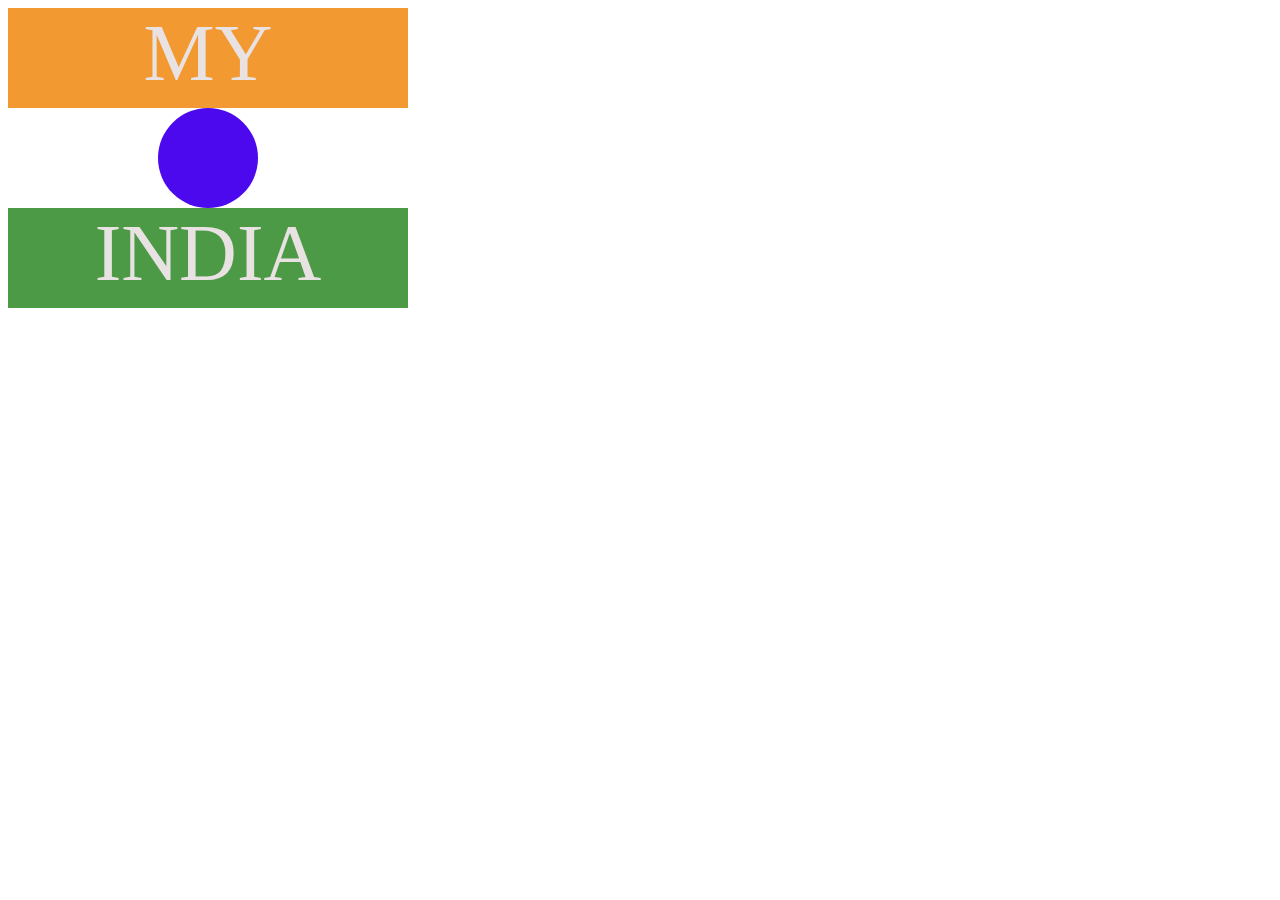
<file: 3-Flag Project/index.html>
<!DOCTYPE html>
<html lang="en">

<head>
    <meta charset="UTF-8">
    <meta name="viewport" content="width=device-width, initial-scale=1.0">
    <title>like india flag</title>
    <style>
        #white {
            height: 300px;
            width: 400px;
            background-color: rgb(255, 255, 255);
            position: absolute;
        }
        
        #orange {
            height: 100px;
            width: 400px;
            background-color: rgba(239, 130, 4, 0.816);
        }
        
        #green {
            height: 100px;
            width: 400px;
            background-color: rgba(36, 131, 28, 0.816);
            position: relative;
            top: 100px;
        }
        
        #circle {
            height: 100px;
            width: 100px;
            background-color: rgb(77, 9, 237);
            border-radius: 50px;
            position: absolute;
            left: 150px;
            top: 100px;
        }
        
        p {
            font-size: 5rem;
            color: rgb(233, 226, 226);
            text-align: center;
            padding: 0;
            margin: 0;
        }
    </style>
</head>

<body>
    <div id="white">

        <div id="orange">
            <p>MY</p>

        </div>

        <div id="circle">

        </div>
        <div id="green">
            <P>INDIA</P>
        </div>
    </div>
</body>

</html>
</file>
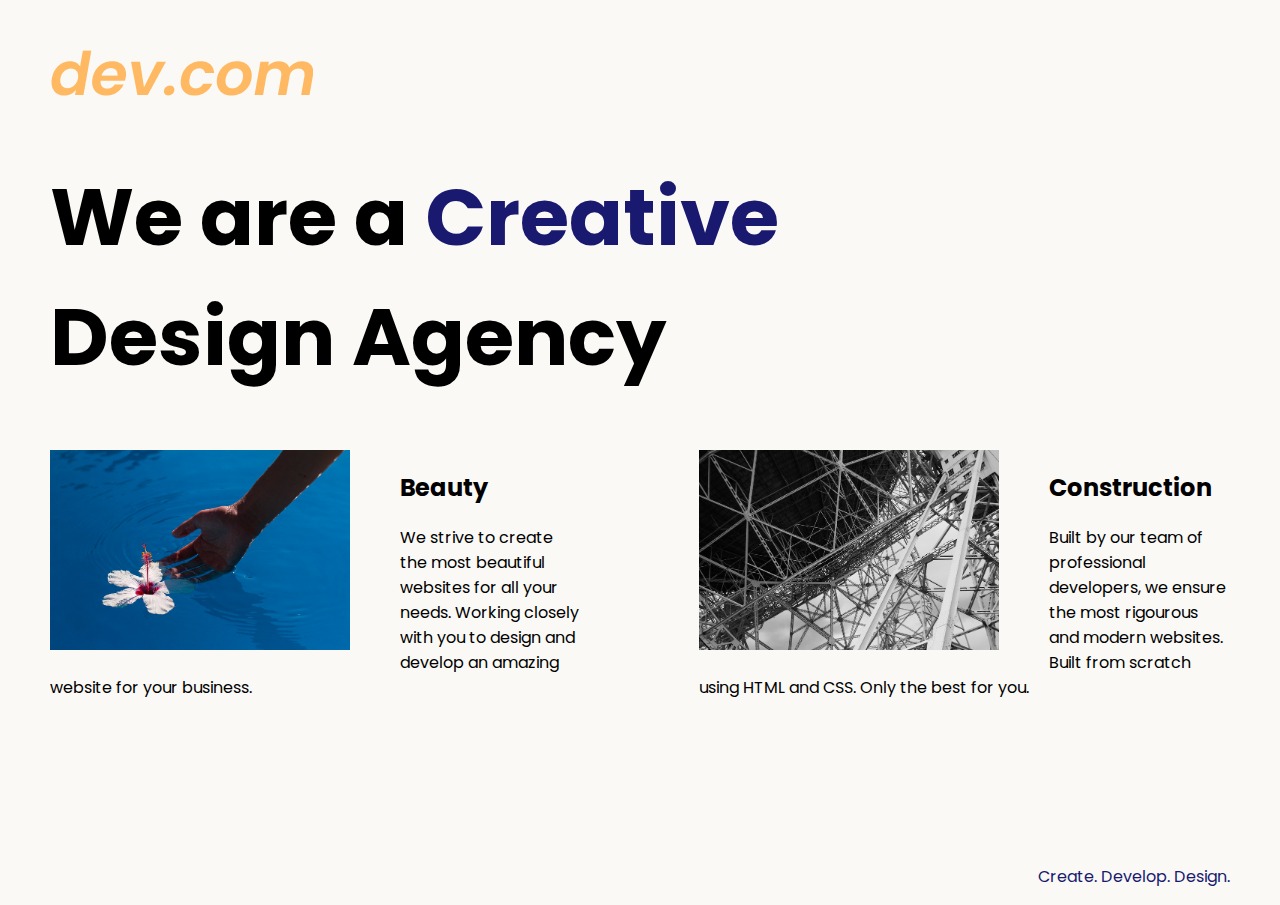
<file: 4-Web Design Agency Project/index.html>
<!DOCTYPE html>
<html lang="en">

<head>
  <meta charset="UTF-8">
  <meta name="viewport" content="width=device-width, initial-scale=1.0">
  <title>Agency</title>
  <link rel="stylesheet" href="./solution.css">
  <link rel="preconnect" href="https://fonts.googleapis.com">
  <link rel="preconnect" href="https://fonts.gstatic.com" crossorigin>
  <link href="https://fonts.googleapis.com/css2?family=Poppins:wght@400;700&display=swap" rel="stylesheet">
</head>

<body>
  <div class="main">
    <img class="logo" src="./assets/images/logo.png" alt="logo">
    <h1>We are a <span class="creative">Creative</span> <br />Design Agency</h1>
    <div class="left card"><img class="tile-image" src="./assets/images/beautiful.jpg" alt="hand and flower in water">
      <h2 class="card-title">Beauty</h2>
      <p class="card-text">We strive to create the most beautiful websites for all your needs. Working closely with you
        to
        design and
        develop an amazing website for your business.</p>
    </div>

    <div class="right card"><img class="tile-image" src="./assets/images/construction.jpg" alt="metal structure">
      <h2 class="card-title">Construction</h2>
      <p>Built by our team of professional developers, we ensure the most rigourous and modern websites. Built from
        scratch using HTML and CSS. Only the best for you.</p>
    </div>

  </div>
  <footer>
    <p>Create. Develop. Design.</p>
  </footer>
</body>

</html>
</file>
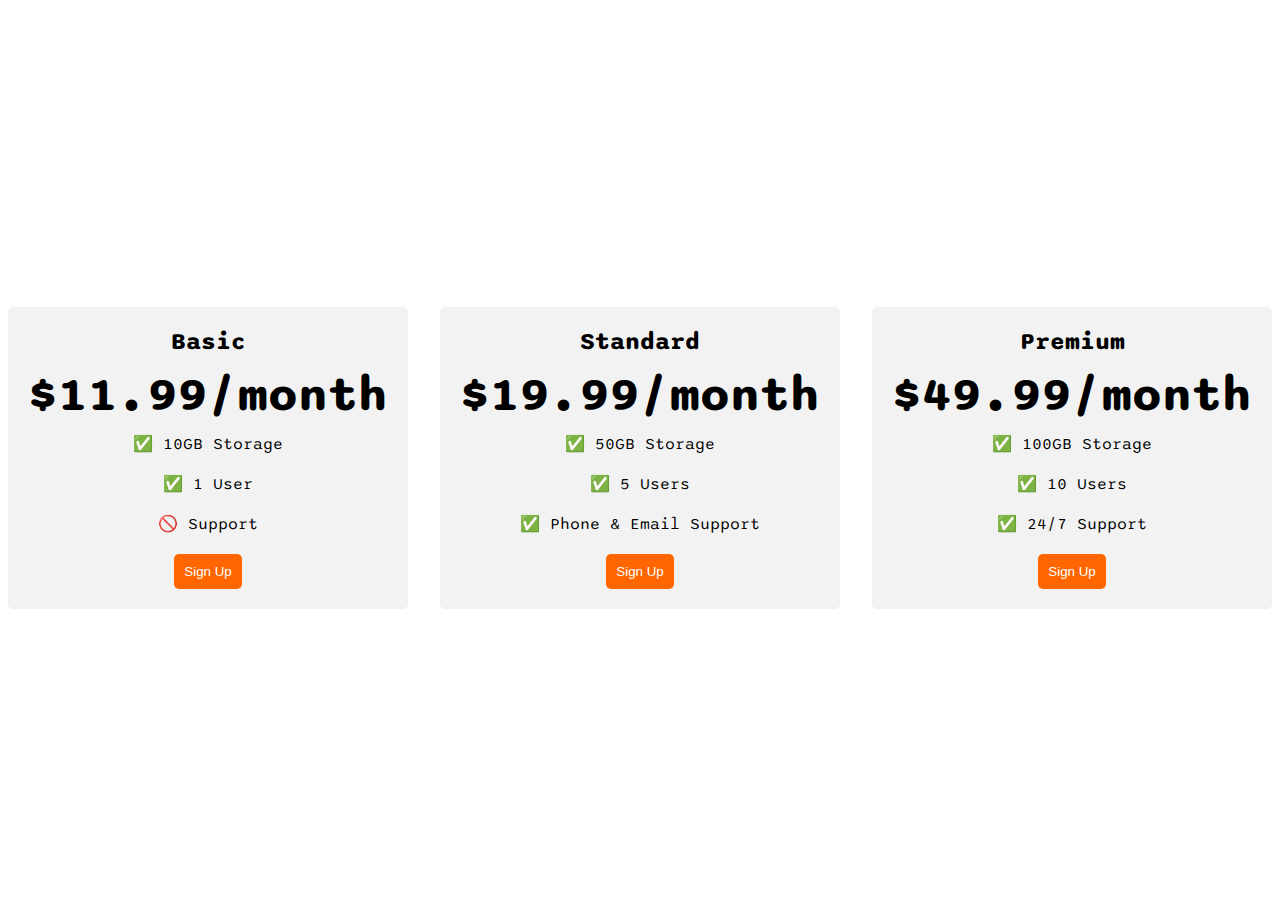
<file: 5-Flexbox Pricing Table Project/index.html>
<!DOCTYPE html>
<html>

<head>
  <title>Flexbox Pricing Table</title>
  <link rel="preconnect" href="https://fonts.googleapis.com">
  <link rel="preconnect" href="https://fonts.gstatic.com" crossorigin>
  <link href="https://fonts.googleapis.com/css2?family=Sono:wght@400;700&display=swap" rel="stylesheet">
  <style>
    body {
      font-family: 'Sono', sans-serif;
    }

    .pricing-container {
      display: flex;
      justify-content: center;
      align-items: center;
      height: 100vh;
      gap: 2rem;
    }

    .pricing-plan {
      flex: 1;
      max-width: 400px;
      padding: 20px;
      background-color: #f2f2f2;
      border-radius: 5px;
      text-align: center;
    }

    .plan-title {
      font-size: 24px;
      font-weight: bold;
      margin-bottom: 10px;
    }

    .plan-price {
      font-size: 48px;
      font-weight: bold;
      margin-bottom: 10px;
    }

    .plan-features {
      list-style: none;
      padding: 0;
      margin: 0;
    }

    .plan-features li {
      margin-bottom: 20px;
    }

    .plan-button {
      padding: 10px;
      background-color: #ff6600;
      color: #fff;
      border-radius: 5px;
      border: none;
    }

    @media (max-width: 1250px) {
      .pricing-container {
        flex-direction: column;
        height: 100%;
      }
    }
  </style>
</head>

<body>
  <div class="pricing-container">
    <div class="pricing-plan">
      <div class="plan-title">Basic</div>
      <div class="plan-price">$11.99/month</div>
      <ul class="plan-features">
        <li>✅ 10GB Storage</li>
        <li>✅ 1 User</li>
        <li>🚫 Support</li>
      </ul>
      <button class="plan-button">Sign Up</a>
    </div>
    <div class="pricing-plan">
      <div class="plan-title">Standard</div>
      <div class="plan-price">$19.99/month</div>
      <ul class="plan-features">
        <li>✅ 50GB Storage</li>
        <li>✅ 5 Users</li>
        <li>✅ Phone &amp; Email Support</li>
      </ul>
      <button class="plan-button">Sign Up</a>
    </div>
    <div class="pricing-plan">
      <div class="plan-title">Premium</div>
      <div class="plan-price">$49.99/month</div>
      <ul class="plan-features">
        <li>✅ 100GB Storage</li>
        <li>✅ 10 Users</li>
        <li>✅ 24/7 Support</li>
      </ul>
      <button class="plan-button">Sign Up</a>
    </div>
  </div>

</body>

</html>
</file>
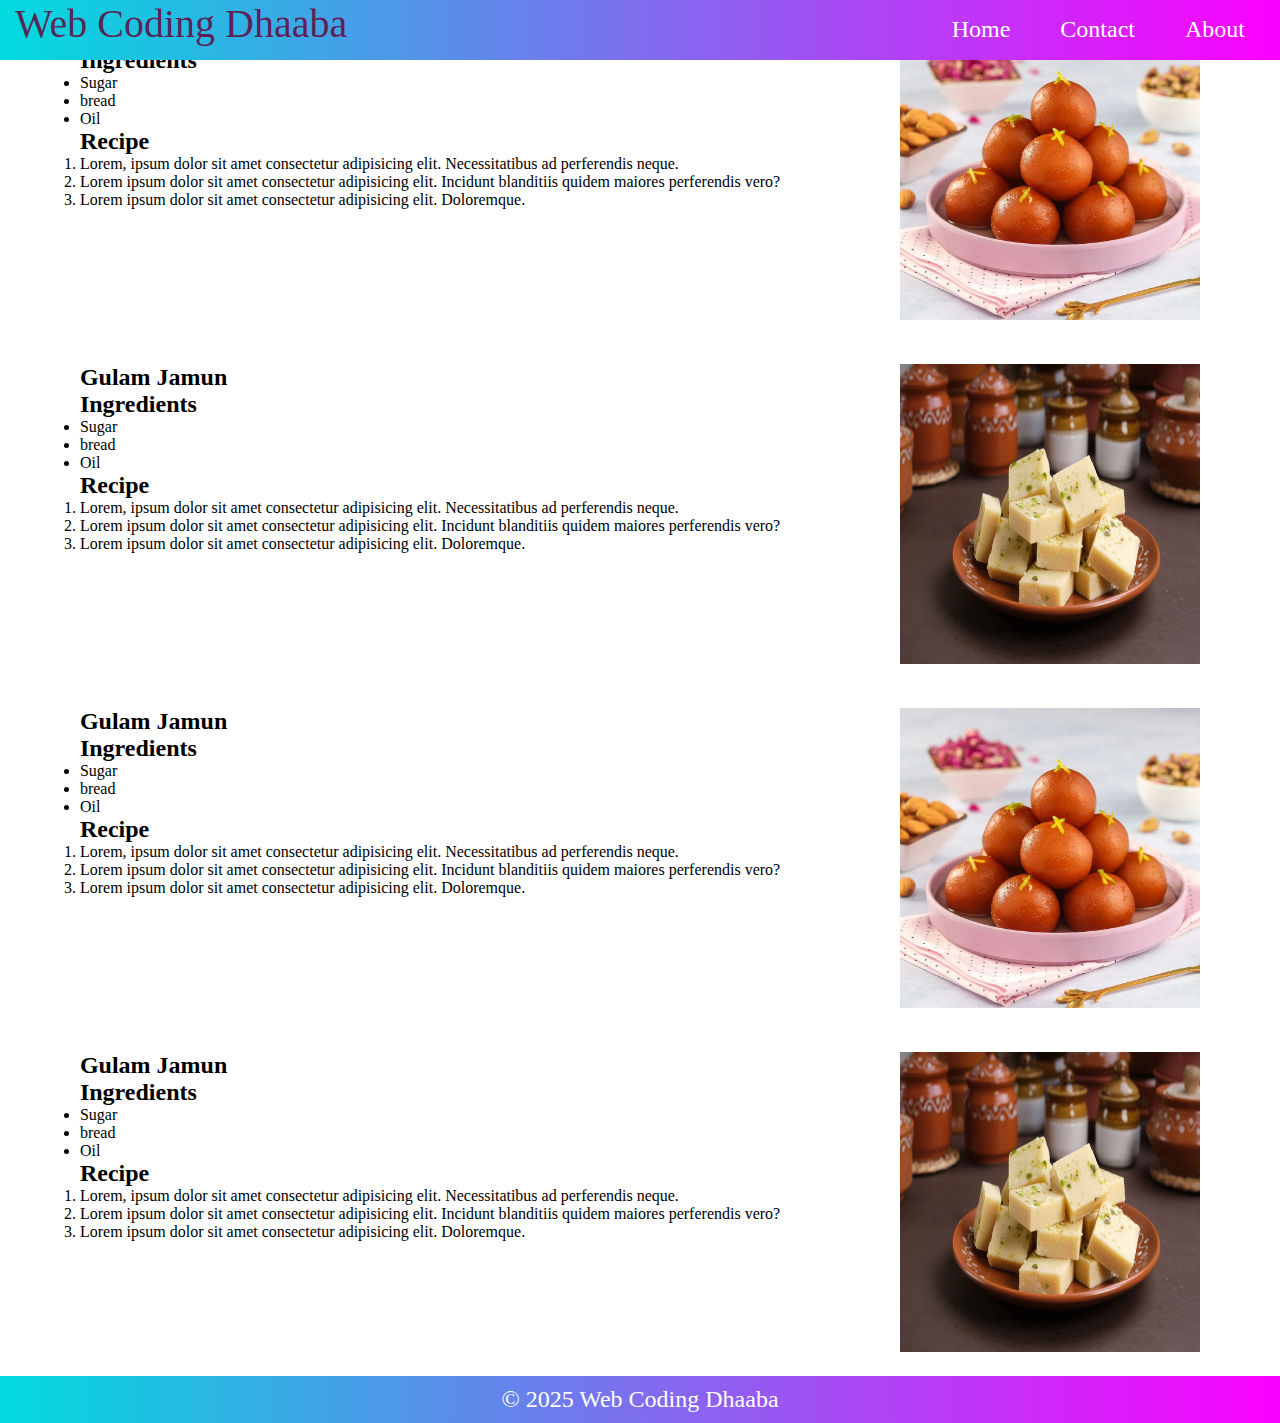
<file: 8-Web Coding Dhaaba/index.html>
<!DOCTYPE html>
<html lang="en">
<head>
    <meta charset="UTF-8">
    <meta name="viewport" content="width=device-width, initial-scale=1.0">
    <title>Web Coding Dhaaba</title>
    <link rel="stylesheet" href="style.css">
</head>
<body>
    
    <div class="container">
        <header>
            <nav class="navcontainer">
                <ul id="nav_list">
                    <li><p id="logo">Web Coding Dhaaba</p></li>
                    <li><a href="#">Home</a>
                        <a href="#">Contact</a>
                        <a href="#">About</a>
                    </li>
                </ul>
            </nav>
        </header>
       
       <main>
        <div class="containbox">
            <section>
                <div class="item">
                    <div class="leftbox">

                        <h2>Gulam Jamun</h2>
                        <div>
                            <h2>Ingredients</h2>
                        <ul>
                            <li>Sugar</li>
                            <li>bread</li>
                            <li>Oil</li>
                        </ul>
                        </div>
                        <div>
                            <h2>Recipe</h2>
                            <ol>
                                <li>Lorem, ipsum dolor sit amet consectetur adipisicing elit. Necessitatibus ad perferendis neque.</li>
                                <li>Lorem ipsum dolor sit amet consectetur adipisicing elit. Incidunt blanditiis quidem maiores perferendis vero?</li>
                                <li>Lorem ipsum dolor sit amet consectetur adipisicing elit. Doloremque.</li>
                            </ol>
                        </div>
                        
                       

                    </div>
                    <div class="rightbox">
                        <img src="./Gulab-Jamun.webp" alt="">

                    </div>
                </div>
            </section>

            <section>
                <div class="item">
                    <div class="leftbox">

                        <h2>Gulam Jamun</h2>
                        <div>
                            <h2>Ingredients</h2>
                        <ul>
                            <li>Sugar</li>
                            <li>bread</li>
                            <li>Oil</li>
                        </ul>
                        </div>
                        <div>
                            <h2>Recipe</h2>
                            <ol>
                                <li>Lorem, ipsum dolor sit amet consectetur adipisicing elit. Necessitatibus ad perferendis neque.</li>
                                <li>Lorem ipsum dolor sit amet consectetur adipisicing elit. Incidunt blanditiis quidem maiores perferendis vero?</li>
                                <li>Lorem ipsum dolor sit amet consectetur adipisicing elit. Doloremque.</li>
                            </ol>
                        </div>
                        
                       

                    </div>
                    <div class="rightbox">
                        <img src="./AYKY6425.webp" alt="">

                    </div>
                </div>
            </section>

            <section>
                <div class="item">
                    <div class="leftbox">

                        <h2>Gulam Jamun</h2>
                        <div>
                            <h2>Ingredients</h2>
                        <ul>
                            <li>Sugar</li>
                            <li>bread</li>
                            <li>Oil</li>
                        </ul>
                        </div>
                        <div>
                            <h2>Recipe</h2>
                            <ol>
                                <li>Lorem, ipsum dolor sit amet consectetur adipisicing elit. Necessitatibus ad perferendis neque.</li>
                                <li>Lorem ipsum dolor sit amet consectetur adipisicing elit. Incidunt blanditiis quidem maiores perferendis vero?</li>
                                <li>Lorem ipsum dolor sit amet consectetur adipisicing elit. Doloremque.</li>
                            </ol>
                        </div>
                        
                       

                    </div>
                    <div class="rightbox">
                        <img src="./Gulab-Jamun.webp" alt="">

                    </div>
                </div>
            </section>

            <section>
                <div class="item">
                    <div class="leftbox">

                        <h2>Gulam Jamun</h2>
                        <div>
                            <h2>Ingredients</h2>
                        <ul>
                            <li>Sugar</li>
                            <li>bread</li>
                            <li>Oil</li>
                        </ul>
                        </div>
                        <div>
                            <h2>Recipe</h2>
                            <ol>
                                <li>Lorem, ipsum dolor sit amet consectetur adipisicing elit. Necessitatibus ad perferendis neque.</li>
                                <li>Lorem ipsum dolor sit amet consectetur adipisicing elit. Incidunt blanditiis quidem maiores perferendis vero?</li>
                                <li>Lorem ipsum dolor sit amet consectetur adipisicing elit. Doloremque.</li>
                            </ol>
                        </div>
                        
                       

                    </div>
                    <div class="rightbox">
                        <img src="./AYKY6425.webp" alt="">

                    </div>
                </div>
            </section>
        </div>
       </main>

       <footer class="footerbox">
              <div>
                <p>&copy; 2025 Web Coding Dhaaba</p>
              </div>
       </footer>

        
    </div>
</body>
</html>
</file>
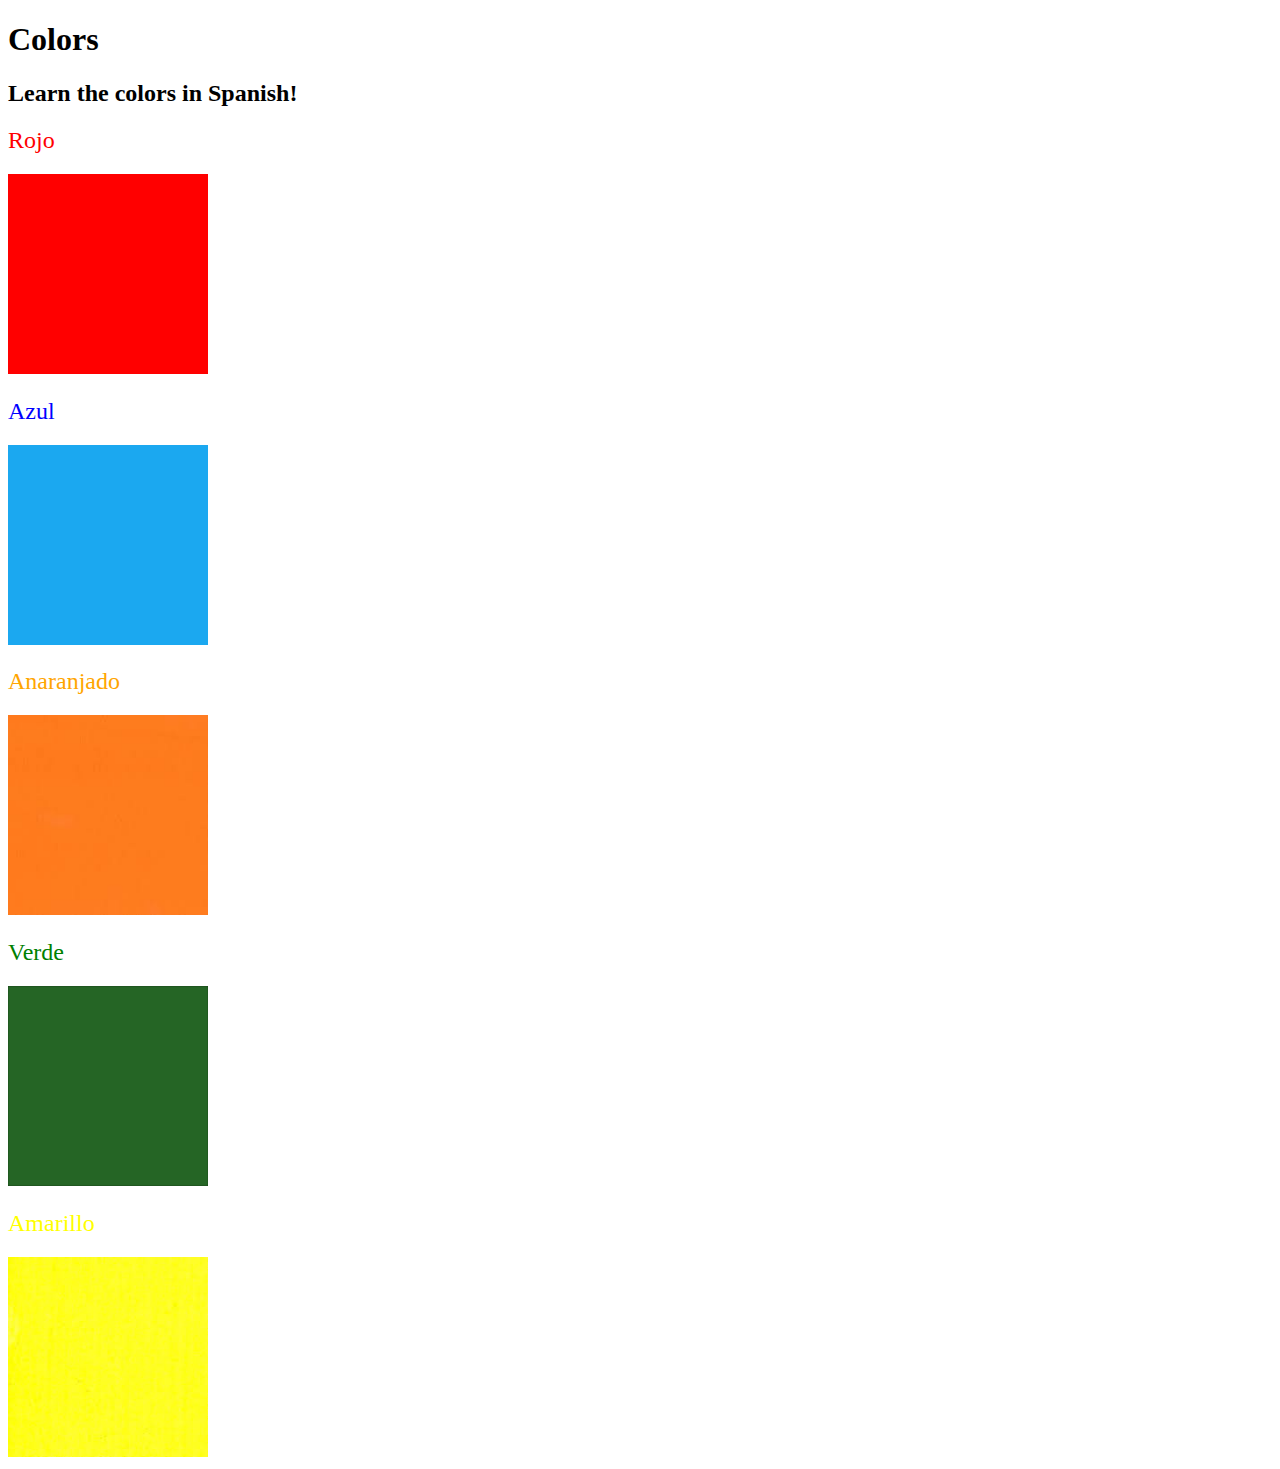
<file: 1-Color Vocab Project/solution/index.html>
<!DOCTYPE html>
<html lang="en">

<head>
  <meta charset="UTF-8">
  <title>Spanish Vocabulary</title>
  <link rel="stylesheet" href="./style.css" />
</head>

<body>
  <h1>Colors</h1>
  <h2>Learn the colors in Spanish!</h2>
  <h2 class="color-title" id="red">Rojo</h2>
  <img class="color" src="./assets/images/red.png" alt="red" />

  <h2 class="color-title" id="blue">Azul</h2>
  <img src="./assets/images/blue.png" alt="blue" />

  <h2 class="color-title" id="orange">Anaranjado</h2>
  <img src="./assets/images/orange.png" alt="orange" />

  <h2 class="color-title" id="green">Verde</h2>
  <img src="./assets/images/green.png" alt="green" />

  <h2 class="color-title" id="yellow">Amarillo</h2>
  <img src="./assets/images/yellow.png" alt="yellow" />
</body>

</html>
</file>
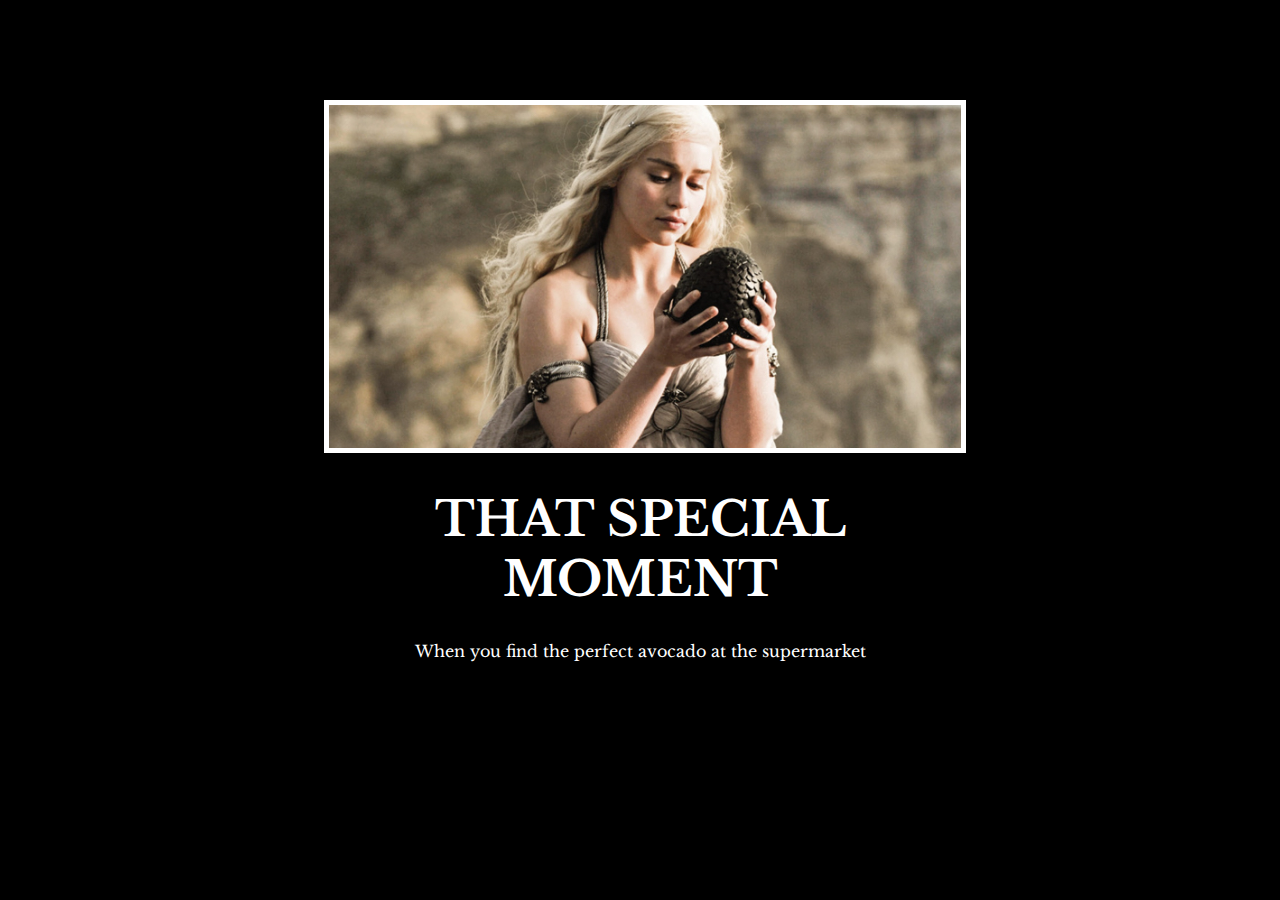
<file: 2-Motivation Meme Project/solution/index.html>
<!DOCTYPE html>
<html lang="en">

<head>
  <meta charset="UTF-8">
  <title>Motivation Meme</title>
  <link rel="stylesheet" href="./solution.css" />
  <link rel="preconnect" href="https://fonts.googleapis.com">
  <link rel="preconnect" href="https://fonts.gstatic.com" crossorigin>
  <link href="https://fonts.googleapis.com/css2?family=Libre+Baskerville&display=swap" rel="stylesheet">
</head>

<body>

  <div class="poster">
    <img class="motivation-img" src="./assets/images/daenerys.jpeg" src="daenerys with egg" />
    <h1>That Special Moment</h1>
    <p>When you find the perfect avocado at the supermarket</p>
  </div>
</body>

</html>
</file>
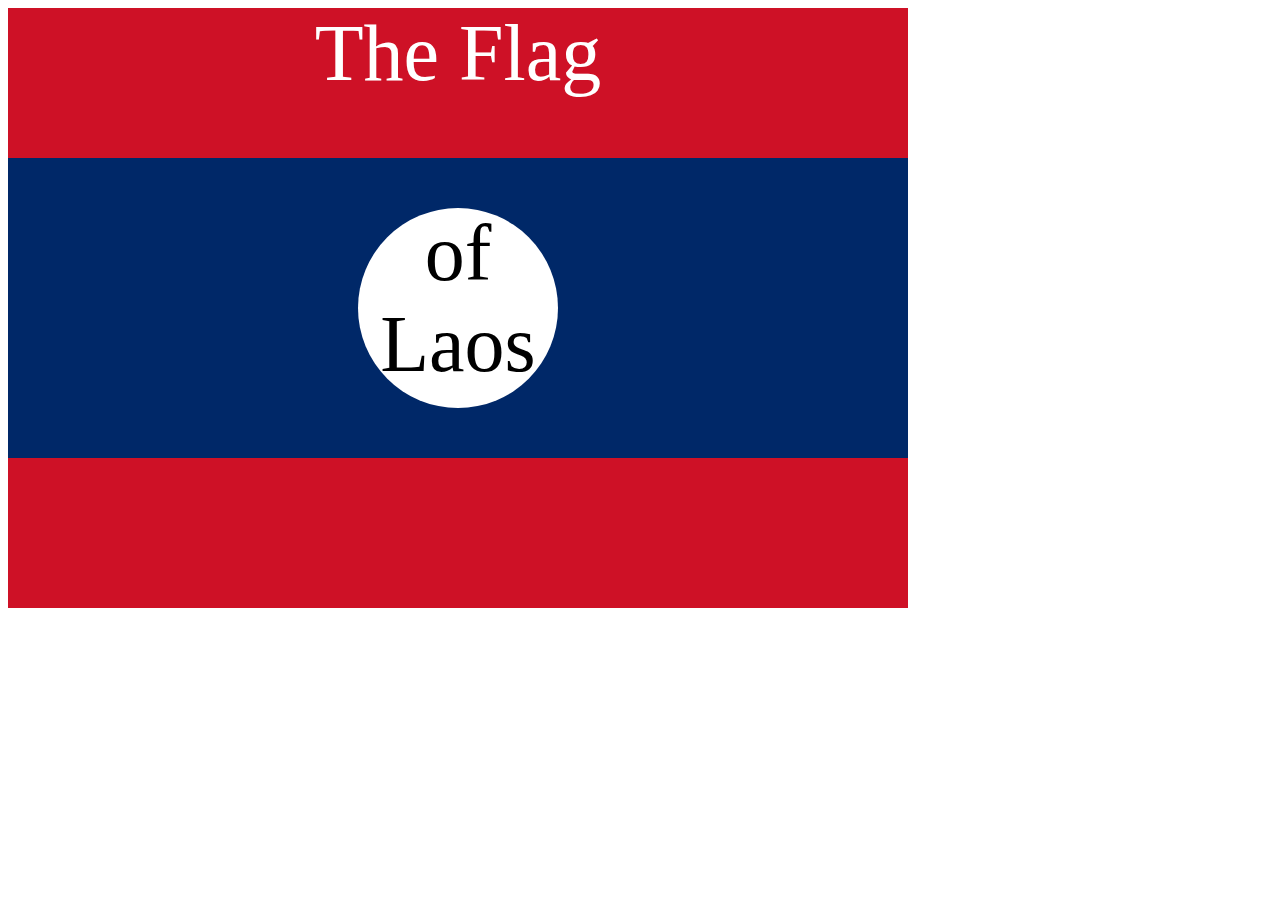
<file: 3-Flag Project/7.3 CSS Flag Project/index.html>
<!DOCTYPE html>
<html lang="en">

<head>
  <meta charset="UTF-8">
  <title>CSS Flag Project</title>
  <style>
    .flag {
      width: 900px;
      height: 600px;
      position: relative;
      background-color: #CE1126;

    }

    .flag > div {
      background-color: #002868;
      height: 300px;
      width: 100%;
      position: absolute;
      top: 150px;
    }

    .flag > div > div {
      background-color: white;
      position: absolute;

      height: 200px;
      width: 200px;
      border-radius: 50%;
      top: 50px;
      left: 350px;
    }

    p {
      font-size: 5rem;
      color: white;
      text-align: center;
      padding: 0;
      margin: 0;
    }

    .flag>div div p {
      color: black;
    }
  </style>
</head>

<body>
  <div class="flag">
    <p>The Flag</p>
    <div>
      <div>
        <p>of Laos</p>
      </div>
    </div>
  </div>
</body>

</html>
</file>
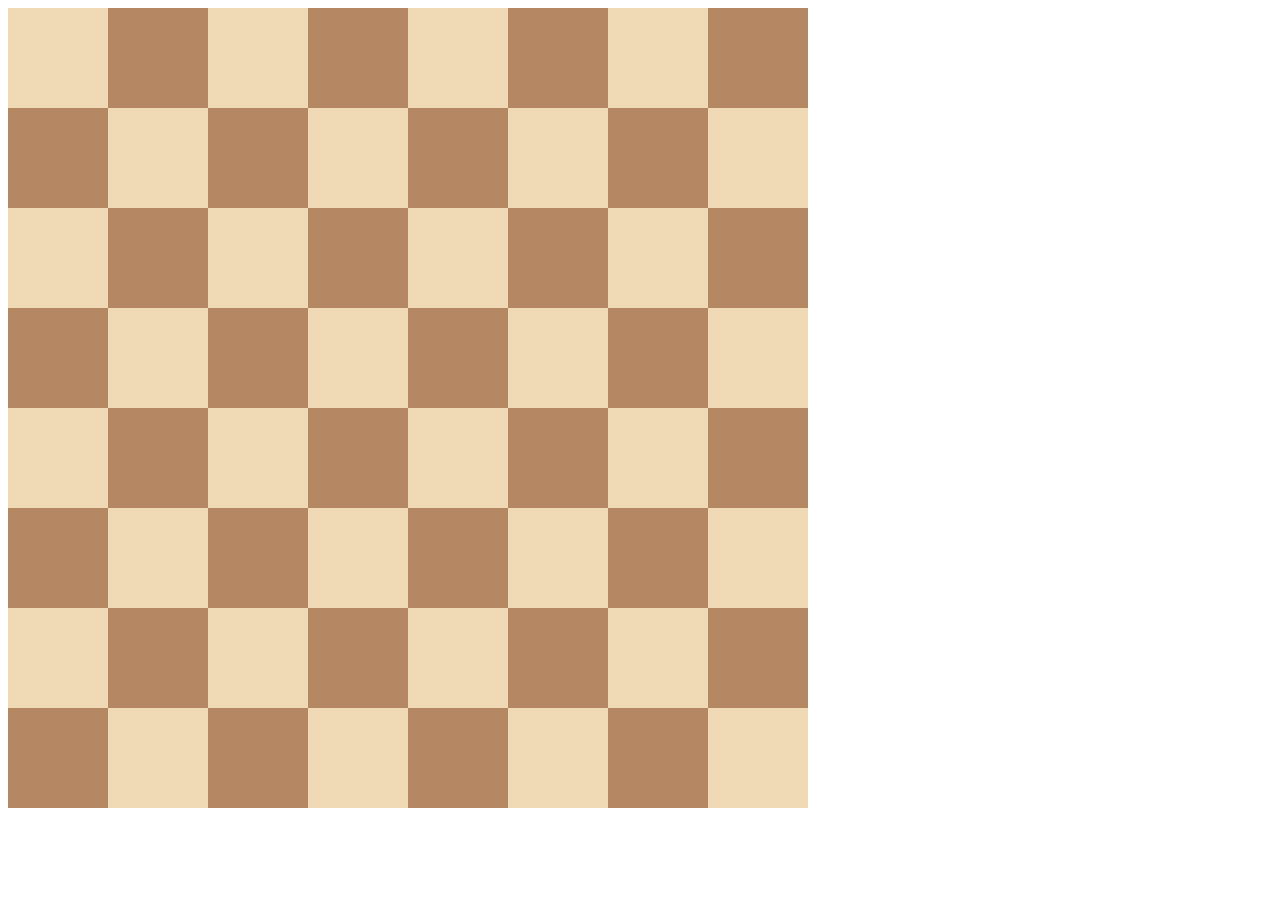
<file: 6-Grid project/Display Grid/index.html>
<!DOCTYPE html>
<html>

<head>
    <title>Chessboard</title>
    <style>
        /* Write your code here */
        /* Each square should be 100px by 100px */
        /* My colours for white: #f0d9b5, black: #b58863 */
        
        .container {
            display: grid;
            width: 800px;
            grid-template-columns: 1fr 1fr 1fr 1fr 1fr 1fr 1fr 1fr;
            grid-template-rows: 1fr 1fr 1fr 1fr 1fr 1fr 1fr 1fr;
        }
        
        .white {
            width: 100px;
            height: 100px;
            background-color: #f0d9b5;
        }
        
        .black {
            width: 100px;
            height: 100px;
            background-color: #b58863;
        }
    </style>
</head>

<body>
    <div class="container">
        <div class="white"></div>
        <div class="black"></div>
        <div class="white"></div>
        <div class="black"></div>
        <div class="white"></div>
        <div class="black"></div>
        <div class="white"></div>
        <div class="black"></div>
        <div class="black"></div>
        <div class="white"></div>
        <div class="black"></div>
        <div class="white"></div>
        <div class="black"></div>
        <div class="white"></div>
        <div class="black"></div>
        <div class="white"></div>
        <div class="white"></div>
        <div class="black"></div>
        <div class="white"></div>
        <div class="black"></div>
        <div class="white"></div>
        <div class="black"></div>
        <div class="white"></div>
        <div class="black"></div>
        <div class="black"></div>
        <div class="white"></div>
        <div class="black"></div>
        <div class="white"></div>
        <div class="black"></div>
        <div class="white"></div>
        <div class="black"></div>
        <div class="white"></div>
        <div class="white"></div>
        <div class="black"></div>
        <div class="white"></div>
        <div class="black"></div>
        <div class="white"></div>
        <div class="black"></div>
        <div class="white"></div>
        <div class="black"></div>
        <div class="black"></div>
        <div class="white"></div>
        <div class="black"></div>
        <div class="white"></div>
        <div class="black"></div>
        <div class="white"></div>
        <div class="black"></div>
        <div class="white"></div>
        <div class="white"></div>
        <div class="black"></div>
        <div class="white"></div>
        <div class="black"></div>
        <div class="white"></div>
        <div class="black"></div>
        <div class="white"></div>
        <div class="black"></div>
        <div class="black"></div>
        <div class="white"></div>
        <div class="black"></div>
        <div class="white"></div>
        <div class="black"></div>
        <div class="white"></div>
        <div class="black"></div>
        <div class="white"></div>
    </div>
</body>

</html>
</file>
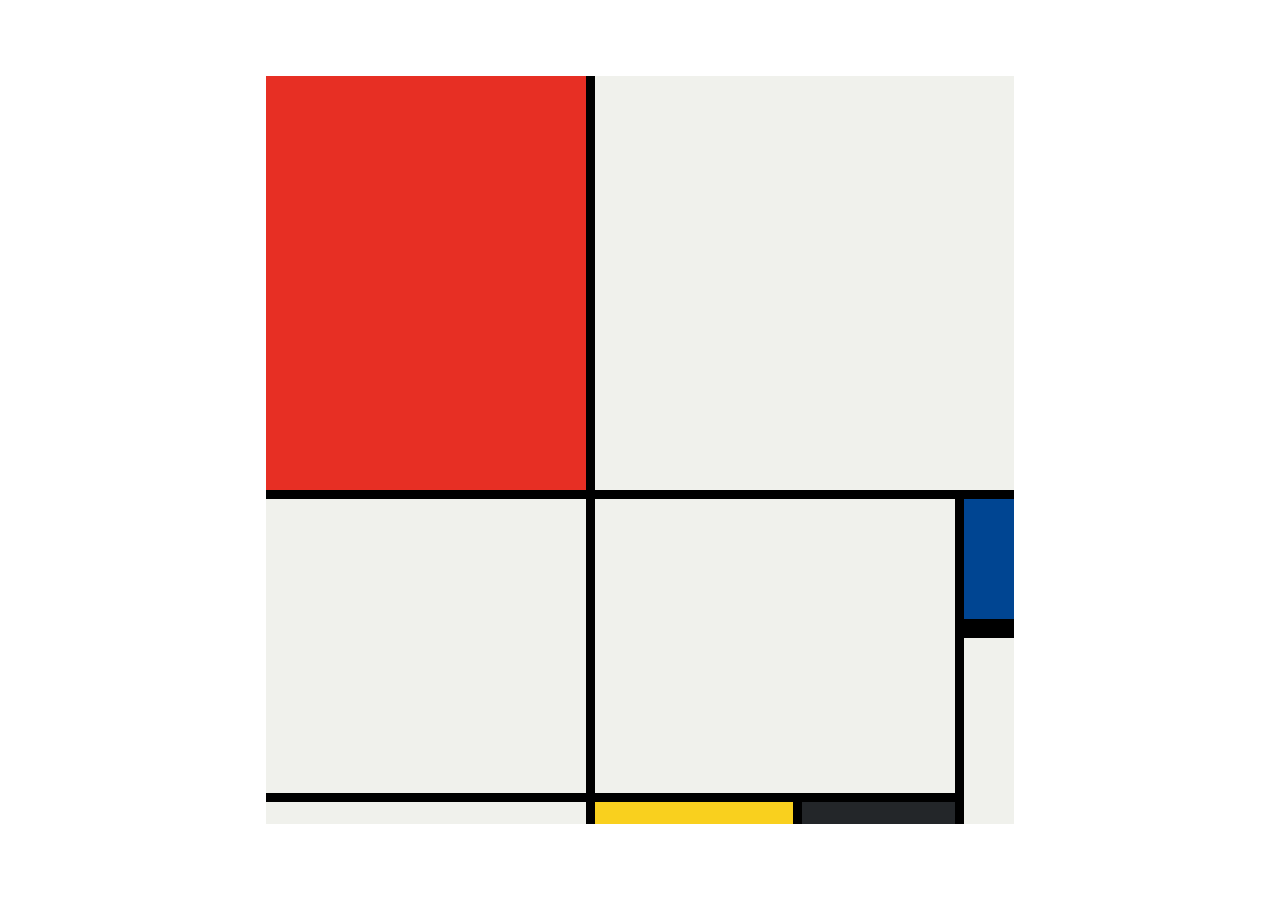
<file: 6-Grid project/10.3 Mondrian Project/solution.html>
<!DOCTYPE html>
<html lang="en">

<head>
  <meta charset="UTF-8">
  <meta name="viewport" content="width=device-width, initial-scale=1.0">
  <title>Mondrian Project</title>
  <style>
    /* 
    Write your CSS here 
    Line Colour: #000
    White: #F0F1EC
    Red: #E72F24
    Black: #232629
    Blue: #004592
    Yellow: #F9D01E
    */
    body {
      display: flex;
      justify-content: center;
      align-items: center;
      height: 100vh;
      margin: 0;
      padding: 0;
    }

    .container {
      height: 748px;
      width: 748px;
      display: grid;
      background-color: #000;
      grid-template-columns: 320px 198px 153px 50px;
      grid-template-rows: 414px 130px 155px 22px;
      gap: 9px;
    }

    .item {
      background-color: #F0F1EC;
    }

    .red {
      background-color: #E72F24;
    }

    .white1 {
      grid-column: span 3;
    }

    .white2 {
      grid-row: span 2;
    }

    .white3 {
      grid-area: 2 / 2 / 4 /4
    }

    .blue {
      background-color: #004592;
      border-bottom: 10px solid #000;
    }

    .white4 {
      grid-row: span 2;
    }

    .yellow {
      background-color: #F9D01E;
    }

    .black {
      background-color: #232629;
    }
  </style>
</head>

<body>
  <!-- Write your HTML here -->

  <div class="container">
    <div class="item red"></div>
    <div class="item white1"></div>
    <div class="item white2"></div>
    <div class="item white3"></div>

    <div class="item blue"></div>
    <div class="item white4"></div>

    <div class="item"></div>
    <div class="item yellow"></div>
    <div class="item black"></div>
  </div>
</body>

</html>
</file>
<file: 4-Web Design Agency Project/solution.css>
body {
  font-family: "Poppins", sans-serif;
  margin: 50px 50px 0 50px;
  background-color: #faf9f6;
  display: flex;
  flex-direction: column;
  min-height: 95vh;
}
.main {
  flex: 1;
}

h1 {
  font-size: 5rem;
}

footer {
  text-align: right;
  color: midnightblue;
}

.tile-image {
  height: 200px;
  float: left;
  margin-right: 50px;
}

.card {
  width: 45%;
}

.left {
  float: left;
}

.right {
  float: right;
}

.creative {
  color: midnightblue;
}

@media (max-width: 680px) {
  .logo {
    width: 100px;
  }

  h1 {
    font-size: 3.5rem;
    text-align: center;
  }

  .card {
    width: 100%;
    display: block;
    margin-bottom: 30px;
    text-align: justify;
  }

  .card img {
    margin-bottom: 10px;
    width: 100%;
    display: inline;
    object-fit: cover;
  }
}
</file>
<file: 8-Web Coding Dhaaba/style.css>
*{
    margin: 0;
    padding: 0;
    box-sizing: border-box;
}

.container{

    height: 100vh;
    width: 100vw;
    overflow-x: none;
    background-color: #ffffff;
    


}

.navcontainer{
    
    width: 100vw;
    background-color: #00DBDE;
    background-image: linear-gradient(90deg, #00DBDE 0%, #FC00FF 100%);
    
    min-height: 60px;
    position: fixed;
   
    
}


#nav_list{
    list-style: none;
    margin-left: 15px;
    margin-right: 15px;
    list-style: none;
    font-size: 2.5rem;
    display: flex;
    justify-content: space-between;
}

#logo{
   
    font-size: 2.8 rem;
    color:  rgba(104, 0, 54, 0.816);
    
   
   
}
a{
    text-decoration: none;
    color: white;
    font-size: 1.5rem;
    margin: 10px;
    padding: 10px;
   
    border-radius: 5px;
    transition: 0.5s;
}
.footerbox{
    background-color: #00DBDE;
    background-image: linear-gradient(90deg, #00DBDE 0%, #FC00FF 100%);
    text-align: center;
    min-height: 40px;
}
containbox{
    display: flex;
    justify-content: center;
    align-items: center;
    height: 100vh;
    width: 100vw;
    background-color: #ffffff;
    padding: 3rem;
   margin: 3rem;
}



.footerbox p{
    font-size: 1.5rem;
    color: white;
    padding: 10px;
}
.item{
    display: flex;
    justify-content: space-around;
   padding: 20px;
}
.rightbox img{
    width: 300px;
    height: 300px;
}
</file>
<file: 1-Color Vocab Project/solution/style.css>
img {
  height: 200px;
  width: 200px;
}

.color-title {
  font-weight: normal;
}

#red {
  color: red;
}

#blue {
  color: blue;
}

#orange {
  color: orange;
}

#green {
  color: green;
}

#yellow {
  color: yellow;
}
</file>
<file: 2-Motivation Meme Project/solution/solution.css>
body {
  background-color: black;
}
h1 {
  text-transform: uppercase;
  font-size: 3rem;
}

.poster {
  width: 50%;
  margin-left: 25%;
  margin-top: 100px;
  color: white;
  font-family: "Libre Baskerville", serif;
  text-align: center;
}

.motivation-img {
  border: 5px solid white;
  width: 100%;
}
</file>
